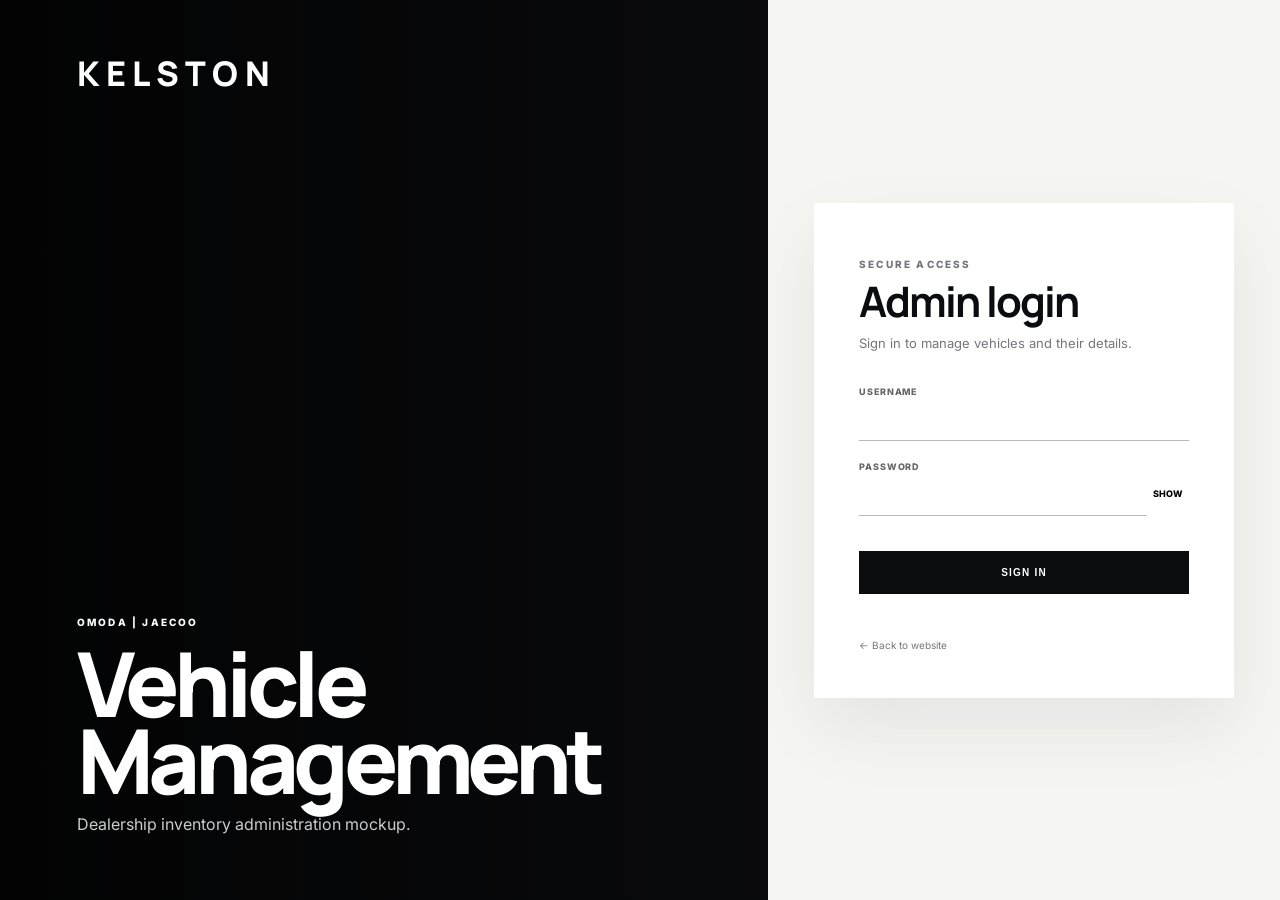
<file: admin.html>
<!DOCTYPE html>
<html lang="en"><head><meta charset="UTF-8"><meta name="viewport" content="width=device-width,initial-scale=1"><title>Kelston Admin Mockup</title><link href="https://fonts.googleapis.com/css2?family=Inter:wght@400;500;600;700&family=Manrope:wght@500;700;800&display=swap" rel="stylesheet"><link rel="stylesheet" href="styles.css"></head>
<body class="admin-body">
<script>if(sessionStorage.getItem("kelstonAdminLoggedIn")!=="true"){location.replace("login.html")}</script>
<header class="admin-top"><div><a href="index.html" class="kelston-logo">KELSTON</a><span>VEHICLE ADMIN</span></div><div class="admin-nav-actions"><a href="index.html">← VIEW WEBSITE</a><button id="logoutBtn" class="logout-btn">LOG OUT</button></div></header>
<main class="admin-wrap">
<section class="admin-intro"><p class="eyebrow dark">DEALERSHIP MANAGEMENT</p><h1>Vehicle inventory</h1><p>Add, edit or remove vehicles shown on the mockup website. Changes are saved in this browser using local storage.</p></section>
<section class="admin-layout">
<form id="vehicleForm" class="admin-form">
<h2 id="formTitle">Add vehicle</h2><input type="hidden" id="editId">
<div class="admin-fields">
<label>Brand<select id="brand" required><option>OMODA</option><option>JAECOO</option></select></label>
<label>Model<input id="model" required placeholder="e.g. C7"></label>
<label>Variant<input id="variant" required placeholder="e.g. Elegance"></label>
<label>Year<input id="year" type="number" required value="2026"></label>
<label>Price<input id="price" required placeholder="R589 900"></label>
<label>Colour<input id="colour" required placeholder="Moonlight Silver"></label>
<label>Mileage<input id="mileage" required value="0 km"></label>
<label>Branch<select id="branch"><option>Gqeberha</option><option>Jeffreys Bay</option><option>Komani</option></select></label>
<label class="full">Main image URL<input id="image" required placeholder="https://..."></label>
<label>Engine<input id="engine" placeholder="1.6 TGDI"></label>
<label>Power<input id="power" placeholder="145 kW"></label>
<label>Torque<input id="torque" placeholder="290 Nm"></label>
<label>Transmission<input id="transmission" placeholder="7DCT"></label>
<label class="full">Features<textarea id="features" placeholder="Panoramic sunroof, Wireless CarPlay, 360 camera"></textarea></label>
<label class="full">Description<textarea id="description" placeholder="Short vehicle description"></textarea></label>
</div>
<div class="admin-buttons"><button class="btn submit" type="submit">SAVE VEHICLE</button><button class="btn secondary" type="button" id="cancelEdit">CANCEL EDIT</button></div>
<p id="adminMessage"></p>
</form>
<div class="admin-list-wrap"><div class="admin-list-head"><h2>Current vehicles</h2><button id="resetDemo" class="small-btn">RESET DEMO DATA</button></div><div id="adminList"></div></div>
</section></main>
<script src="data.js"></script><script src="admin.js"></script></body></html>
</file>
<file: styles.css>
*{box-sizing:border-box}html{scroll-behavior:smooth}body{margin:0;font-family:Inter,Arial,sans-serif;color:#0b0c0f;background:#fff}a{text-decoration:none;color:inherit}.no-scroll{overflow:hidden}.topbar{position:fixed;z-index:50;top:0;left:0;right:0;min-height:92px;padding:13px 4vw;display:grid;grid-template-columns:auto auto 1fr auto;grid-template-rows:auto auto;align-items:center;color:#fff;border-bottom:1px solid #ffffff33;transition:.3s}.topbar.scrolled{background:#08090bf2;backdrop-filter:blur(18px)}.kelston-logo{font:800 32px Manrope;letter-spacing:.18em;grid-row:1/3}.subbrand{font:600 12px Manrope;letter-spacing:.18em;margin-left:18px}.subbrand span{opacity:.4}.topbar nav{display:flex;justify-content:flex-end;gap:22px;grid-row:1/3}.topbar nav a,.admin-link{font-size:10px;font-weight:700;letter-spacing:.11em}.admin-link{border:1px solid #ffffff77;padding:10px 13px;margin-left:20px;grid-row:1/3}.menu{display:none;background:none;border:0;color:#fff;font-size:24px}.mobile-menu{display:none;position:fixed;z-index:45;top:74px;left:0;right:0;background:#0a0b0d;color:#fff;padding:20px 5vw}.mobile-menu.open{display:grid}.mobile-menu a{padding:13px 0;border-bottom:1px solid #292a2d}.hero{min-height:100vh;position:relative;display:flex;align-items:center;color:#fff;background:url("https://www.omodajaecoo-digicars.co.za/_next/image?q=90&url=%2F_next%2Fstatic%2Fmedia%2Fbanner17.316393e1.jpg&w=3840") center/cover}.overlay{position:absolute;inset:0;background:linear-gradient(90deg,#000d,#0002 70%),linear-gradient(0deg,#000b,transparent 48%)}.hero-content{position:relative;z-index:2;margin-left:6vw;max-width:760px;padding-top:90px}.eyebrow{font-size:10px;letter-spacing:.22em;font-weight:800}.eyebrow.dark{color:#73757a}.hero h1{font:800 clamp(50px,7vw,106px)/.88 Manrope;margin:18px 0;letter-spacing:-.055em}.hero h1 span{font-weight:400}.hero-content>p:not(.eyebrow){max-width:550px;color:#e0e0e0;line-height:1.65}.actions{display:flex;gap:10px;margin-top:28px}.btn{display:inline-flex;align-items:center;justify-content:center;padding:15px 21px;border:1px solid transparent;font-size:10px;font-weight:800;letter-spacing:.12em}.light{background:#fff;color:#111}.outline{border-color:#ffffffaa}.hero-meta{position:absolute;z-index:2;bottom:35px;left:6vw;right:6vw;border-top:1px solid #ffffff44;padding-top:15px;display:flex;gap:60px}.hero-meta div{display:flex;flex-direction:column;gap:4px}.hero-meta small{font-size:9px;color:#aaa}.hero-meta strong{font-size:12px}.section{padding:100px 6vw}.section-head{display:flex;justify-content:space-between;align-items:flex-end;gap:30px;margin-bottom:45px}h2{font:700 clamp(37px,5vw,68px)/1 Manrope;margin:0;letter-spacing:-.045em}.muted{color:#6d7075}.tabs{display:flex}.tabs button{border:1px solid #ddd;background:#fff;padding:11px 16px;font-size:10px;font-weight:800}.tabs button.active{background:#111;color:#fff}.model-grid{display:grid;grid-template-columns:repeat(3,1fr);gap:12px}.model-card{position:relative;min-height:450px;overflow:hidden;color:#fff;background:#eee}.model-card img{position:absolute;width:100%;height:100%;object-fit:cover;transition:.6s}.model-card:hover img{transform:scale(1.04)}.model-card:after{content:"";position:absolute;inset:0;background:linear-gradient(0deg,#000d,transparent 65%)}.model-copy{position:absolute;z-index:2;left:24px;bottom:24px}.model-copy small{font-size:9px;letter-spacing:.15em}.model-copy h3{font:700 31px Manrope;margin:6px 0}.model-copy p{margin:0;color:#ddd;font-size:12px}.dark-feature{display:grid;grid-template-columns:1.2fr .8fr;min-height:690px;background:#0b0c0e;color:#fff}.feature-image{background:url("https://lepas-digicars.co.za/assets/images/2025-MATTEGREY-OMODA-C9-20T-Inspire-8773483-1-1200x900-1.webp") center/cover}.feature-copy{padding:8vw 6vw;display:flex;flex-direction:column;justify-content:center}.feature-copy>p{color:#aaa;line-height:1.7}.mini-specs{display:grid;grid-template-columns:repeat(3,1fr);border-top:1px solid #333;border-bottom:1px solid #333;margin:26px 0}.mini-specs div{padding:20px 4px}.mini-specs strong,.mini-specs small{display:block}.mini-specs small{color:#777;margin-top:6px;font-size:9px}.feature-copy>a{font-size:10px;font-weight:800;letter-spacing:.12em}.vehicle-grid{display:grid;grid-template-columns:repeat(3,1fr);gap:15px}.vehicle-card{border:1px solid #dfdfdb;background:#fff;cursor:pointer;transition:.25s}.vehicle-card:hover{transform:translateY(-5px);box-shadow:0 18px 45px #00000014}.vehicle-pic{height:285px;overflow:hidden;position:relative;background:#eee}.vehicle-pic img{width:100%;height:100%;object-fit:cover;transition:.45s}.vehicle-card:hover img{transform:scale(1.035)}.vehicle-pic span{position:absolute;right:12px;bottom:12px;background:#111;color:#fff;padding:9px 11px;font-size:8px;font-weight:800;letter-spacing:.1em}.vehicle-info{padding:21px}.meta{font-size:9px;letter-spacing:.09em;color:#777;text-transform:uppercase}.vehicle-info h3{font:700 19px Manrope;margin:10px 0}.vehicle-info>strong{font-size:18px}.vehicle-bottom{display:flex;justify-content:space-between;border-top:1px solid #eee;margin-top:18px;padding-top:14px;font-size:10px}.duo{display:grid;grid-template-columns:1fr 1fr}.duo-card{min-height:570px;padding:55px;position:relative;color:#fff;display:flex;flex-direction:column;justify-content:space-between;background-size:cover;background-position:center}.duo-card:after{content:"";position:absolute;inset:0;background:linear-gradient(0deg,#000e,#0002)}.duo-card>*{position:relative;z-index:2}.duo-card p{max-width:450px;color:#ddd;line-height:1.6}.duo-card .btn{align-self:flex-start}.test{background-image:url("https://www.omodajaecoo-digicars.co.za/_next/image?q=90&url=%2F_next%2Fstatic%2Fmedia%2Fbanner17.316393e1.jpg&w=3840")}.service{background-image:url("https://www.omodajaecoo-digicars.co.za/_next/image?q=90&url=https%3A%2F%2Fcdn.sanity.io%2Fimages%2Fpekrroqi%2Fproduction%2F0f5e407c61b04f4f8ed4f63f316280418215a6ef-3718x2480.jpg&w=3840")}.used{min-height:620px;padding:100px 6vw;color:#fff;display:flex;align-items:center;background:linear-gradient(90deg,#000e,#0002),url("https://i0.wp.com/theauto.page/wp-content/uploads/2024/11/Jaecoo-J7-1.jpg?fit=1200%2C800&ssl=1") center/cover}.used>div{max-width:650px}.used p{color:#ddd;line-height:1.6}.used .btn{margin-top:20px}.dealers{display:grid;grid-template-columns:repeat(3,1fr);border-top:1px solid #ccc}.dealers article{padding:35px 28px;border-right:1px solid #ddd}.dealers article:last-child{border:0}.dealers span{font-size:9px;color:#999}.dealers h3{font:700 27px Manrope;margin:30px 0 10px}.dealers p{color:#666;line-height:1.5;min-height:50px}.dealers a{font-size:11px;font-weight:800}.lead-section{padding:100px 6vw;background:#0b0c0e;color:#fff;display:grid;grid-template-columns:.8fr 1.2fr;gap:8vw}.lead-section>div p{color:#aaa;line-height:1.7}.lead-section form{display:grid;grid-template-columns:1fr 1fr;gap:22px}.lead-section label{font-size:9px;letter-spacing:.1em;color:#888;text-transform:uppercase}.lead-section input,.lead-section select{display:block;width:100%;padding:12px 0;background:transparent;color:#fff;border:0;border-bottom:1px solid #555}.lead-section select option{color:#111}.consent{grid-column:1/-1;text-transform:none!important;letter-spacing:0!important}.consent input{display:inline;width:auto}.submit{background:#fff;color:#111;justify-self:start}.lead-section #formNote{grid-column:1/-1;color:#c8ff2e;font-size:11px}footer{background:#070809;color:#fff;padding:65px 6vw 95px}.footer-logo{font:800 27px Manrope;letter-spacing:.08em}.footer-logo span{font-size:16px;font-weight:500;margin-left:20px}footer p{color:#666;font-size:10px;margin-top:30px}.mobile-actions{display:none}.reveal{opacity:0;transform:translateY(22px);transition:.7s}.reveal.visible{opacity:1;transform:none}
.modal{display:none;position:fixed;z-index:100;inset:0}.modal.open{display:block}.modal-backdrop{position:absolute;inset:0;background:#000b;backdrop-filter:blur(7px)}.modal-panel{position:absolute;top:3vh;bottom:3vh;left:50%;transform:translateX(-50%);width:min(1150px,94vw);background:#fff;overflow:auto}.close{position:sticky;float:right;top:15px;margin:15px;z-index:5;width:42px;height:42px;border:0;background:#111;color:#fff;font-size:24px;cursor:pointer}.detail-image{height:55vh;min-height:420px;background:#eee}.detail-image img{width:100%;height:100%;object-fit:cover}.detail-copy{padding:45px 6% 60px}.detail-copy h2 span{font-weight:400}.detail-price{font:700 25px Manrope;margin:18px 0}.detail-copy>p{max-width:720px;color:#666;line-height:1.7}.detail-specs{display:grid;grid-template-columns:repeat(3,1fr);border-top:1px solid #ddd;border-bottom:1px solid #ddd;margin:30px 0}.detail-specs div{padding:20px 10px}.detail-specs small,.detail-specs strong{display:block}.detail-specs small{font-size:8px;color:#888;margin-bottom:7px}.detail-copy li{margin:8px 0;color:#555}
.admin-body{background:#f3f3f0}.admin-top{height:82px;padding:0 5vw;background:#0a0b0d;color:#fff;display:flex;justify-content:space-between;align-items:center}.admin-top>div{display:flex;align-items:center;gap:25px}.admin-top .kelston-logo{font-size:25px}.admin-top span,.admin-top>a{font-size:10px;letter-spacing:.12em}.admin-wrap{padding:65px 5vw}.admin-intro{max-width:800px;margin-bottom:40px}.admin-intro h1{font:800 clamp(40px,5vw,68px) Manrope;margin:5px 0}.admin-intro p{color:#686b70}.admin-layout{display:grid;grid-template-columns:minmax(380px,.8fr) 1.2fr;gap:25px;align-items:start}.admin-form,.admin-list-wrap{background:#fff;padding:30px}.admin-form h2,.admin-list-wrap h2{font:700 25px Manrope;margin:0 0 25px}.admin-fields{display:grid;grid-template-columns:1fr 1fr;gap:17px}.admin-fields label{font-size:9px;font-weight:700;letter-spacing:.08em;color:#666;text-transform:uppercase}.admin-fields input,.admin-fields select,.admin-fields textarea{display:block;width:100%;margin-top:7px;padding:12px;border:1px solid #ddd;background:#fafafa;font:13px Inter}.admin-fields textarea{min-height:85px;resize:vertical}.admin-fields .full{grid-column:1/-1}.admin-buttons{display:flex;gap:10px;margin-top:22px}.secondary{background:#eee;color:#111}.admin-form #adminMessage{font-size:11px;color:#347b25}.admin-list-head{display:flex;justify-content:space-between;align-items:center}.small-btn{border:1px solid #ccc;background:#fff;padding:9px;font-size:9px;font-weight:700}.admin-car{display:grid;grid-template-columns:115px 1fr auto;gap:18px;align-items:center;border-top:1px solid #eee;padding:17px 0}.admin-car img{width:115px;height:80px;object-fit:cover;background:#eee}.admin-car small{font-size:8px;color:#888}.admin-car h3{font:700 16px Manrope;margin:5px 0}.admin-car p{font-size:10px;color:#666;margin:0}.admin-actions{display:flex;gap:7px}.admin-actions button{border:1px solid #ccc;background:#fff;padding:9px;font-size:9px;font-weight:800}.admin-actions .danger{border-color:#c55;color:#a11}
@media(max-width:950px){.topbar{min-height:74px;grid-template-columns:auto 1fr auto}.kelston-logo{font-size:25px}.subbrand,.topbar nav,.admin-link{display:none}.menu{display:block}.hero-content{margin-left:5vw}.hero-meta{left:5vw;right:5vw;bottom:70px}.hero-meta div:nth-child(2){display:none}.section{padding:75px 5vw}.section-head{flex-direction:column;align-items:flex-start}.model-grid,.vehicle-grid{grid-template-columns:1fr 1fr}.dark-feature{grid-template-columns:1fr}.feature-image{min-height:480px}.duo{grid-template-columns:1fr}.dealers{grid-template-columns:1fr}.dealers article{border-right:0;border-bottom:1px solid #ddd}.lead-section{grid-template-columns:1fr;padding:80px 5vw}.mobile-actions{display:grid;grid-template-columns:repeat(3,1fr);position:fixed;z-index:60;bottom:0;left:0;right:0;background:#111;color:#fff}.mobile-actions a{text-align:center;padding:15px 4px;font-size:9px;font-weight:800;border-right:1px solid #333}footer{padding-bottom:110px}.admin-layout{grid-template-columns:1fr}}@media(max-width:600px){.hero h1{font-size:48px}.model-grid,.vehicle-grid{grid-template-columns:1fr}.tabs{width:100%}.tabs button{flex:1}.feature-image{min-height:370px}.duo-card{min-height:510px;padding:35px 24px}.lead-section form{grid-template-columns:1fr}.consent,.lead-section #formNote{grid-column:auto}.detail-image{height:40vh;min-height:270px}.detail-copy{padding:30px 6% 50px}.detail-specs{grid-template-columns:1fr 1fr}.admin-wrap{padding:40px 4vw}.admin-fields{grid-template-columns:1fr}.admin-fields .full{grid-column:auto}.admin-form,.admin-list-wrap{padding:20px}.admin-car{grid-template-columns:80px 1fr}.admin-car img{width:80px;height:65px}.admin-actions{grid-column:1/-1}.footer-logo span{display:block;margin:8px 0 0}}
.admin-nav-actions{display:flex;align-items:center;gap:18px}.logout-btn{border:1px solid #ffffff55;background:transparent;color:#fff;padding:10px 13px;font:700 9px Inter;letter-spacing:.1em;cursor:pointer}.login-body{margin:0;background:#0a0b0d}.login-shell{min-height:100vh;display:grid;grid-template-columns:1.2fr .8fr}.login-visual{position:relative;padding:50px 6vw;color:#fff;display:flex;flex-direction:column;justify-content:space-between;background:linear-gradient(90deg,#000b,#0002),url("https://www.omodajaecoo-digicars.co.za/_next/image?q=90&url=%2F_next%2Fstatic%2Fmedia%2Fbanner17.316393e1.jpg&w=3840") center/cover}.login-brand{font:800 34px Manrope;letter-spacing:.18em}.login-visual h1{font:800 clamp(58px,7vw,105px)/.86 Manrope;letter-spacing:-.06em;margin:16px 0}.login-visual>div>p:last-child{color:#ccc}.login-panel{background:#f5f5f2;display:flex;align-items:center;justify-content:center;padding:45px}.login-card{width:min(420px,100%);background:#fff;padding:45px;box-shadow:0 30px 70px #00000012}.login-card h2{font-size:42px;margin:8px 0 12px}.login-copy{color:#74767a;font-size:13px;margin-bottom:35px}.login-card label{display:block;margin:20px 0;font-size:9px;font-weight:800;letter-spacing:.1em;color:#666;text-transform:uppercase}.login-card input{width:100%;border:0;border-bottom:1px solid #bbb;padding:13px 0;font:14px Inter;outline:none}.login-card input:focus{border-color:#111}.password-row{display:flex;align-items:center}.password-row button{border:0;background:none;font:800 9px Inter;cursor:pointer}.login-submit{width:100%;background:#0b0c0e;color:#fff;margin-top:15px}.login-error{min-height:17px;color:#b42318;font-size:11px}.back-site{font-size:10px;color:#777}.admin-link{white-space:nowrap}@media(max-width:850px){.login-shell{grid-template-columns:1fr}.login-visual{min-height:38vh;padding:35px 6vw}.login-visual h1{font-size:52px}.login-panel{padding:28px 5vw 55px}.login-card{padding:30px}.admin-top{height:auto;min-height:82px;gap:15px}.admin-nav-actions{gap:8px}.admin-top>div span{display:none}}
</file>
